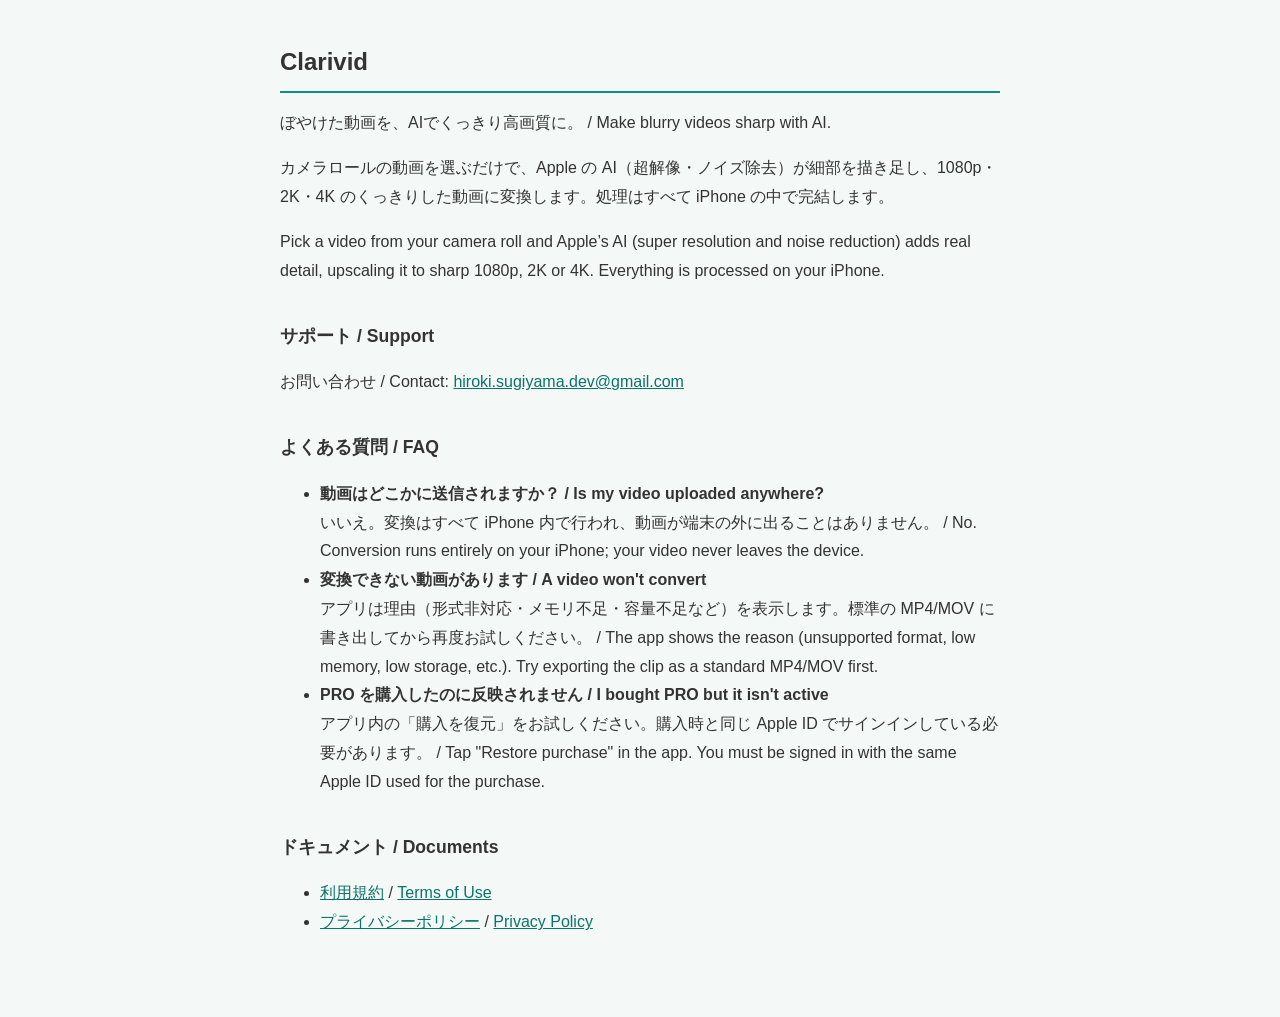
<file: index.html>
<!DOCTYPE html>
<html lang="ja">
<head>
  <meta charset="UTF-8">
  <meta name="viewport" content="width=device-width, initial-scale=1.0">
  <title>Clarivid - Support</title>
  <link rel="stylesheet" href="style.css">
</head>
<body>
  <h1>Clarivid</h1>
  <p>ぼやけた動画を、AIでくっきり高画質に。 / Make blurry videos sharp with AI.</p>
  <p>カメラロールの動画を選ぶだけで、Apple の AI（超解像・ノイズ除去）が細部を描き足し、1080p・2K・4K のくっきりした動画に変換します。処理はすべて iPhone の中で完結します。</p>
  <p>Pick a video from your camera roll and Apple’s AI (super resolution and noise reduction) adds real detail, upscaling it to sharp 1080p, 2K or 4K. Everything is processed on your iPhone.</p>

  <h2>サポート / Support</h2>
  <p>お問い合わせ / Contact: <a href="mailto:hiroki.sugiyama.dev@gmail.com">hiroki.sugiyama.dev@gmail.com</a></p>

  <h2>よくある質問 / FAQ</h2>
  <ul>
    <li><strong>動画はどこかに送信されますか？ / Is my video uploaded anywhere?</strong><br>
      いいえ。変換はすべて iPhone 内で行われ、動画が端末の外に出ることはありません。 / No. Conversion runs entirely on your iPhone; your video never leaves the device.</li>
    <li><strong>変換できない動画があります / A video won't convert</strong><br>
      アプリは理由（形式非対応・メモリ不足・容量不足など）を表示します。標準の MP4/MOV に書き出してから再度お試しください。 / The app shows the reason (unsupported format, low memory, low storage, etc.). Try exporting the clip as a standard MP4/MOV first.</li>
    <li><strong>PRO を購入したのに反映されません / I bought PRO but it isn't active</strong><br>
      アプリ内の「購入を復元」をお試しください。購入時と同じ Apple ID でサインインしている必要があります。 / Tap "Restore purchase" in the app. You must be signed in with the same Apple ID used for the purchase.</li>
  </ul>

  <h2>ドキュメント / Documents</h2>
  <ul>
    <li><a href="terms-ja.html">利用規約</a> / <a href="terms.html">Terms of Use</a></li>
    <li><a href="privacy-ja.html">プライバシーポリシー</a> / <a href="privacy.html">Privacy Policy</a></li>
  </ul>
</body>
</html>
</file>
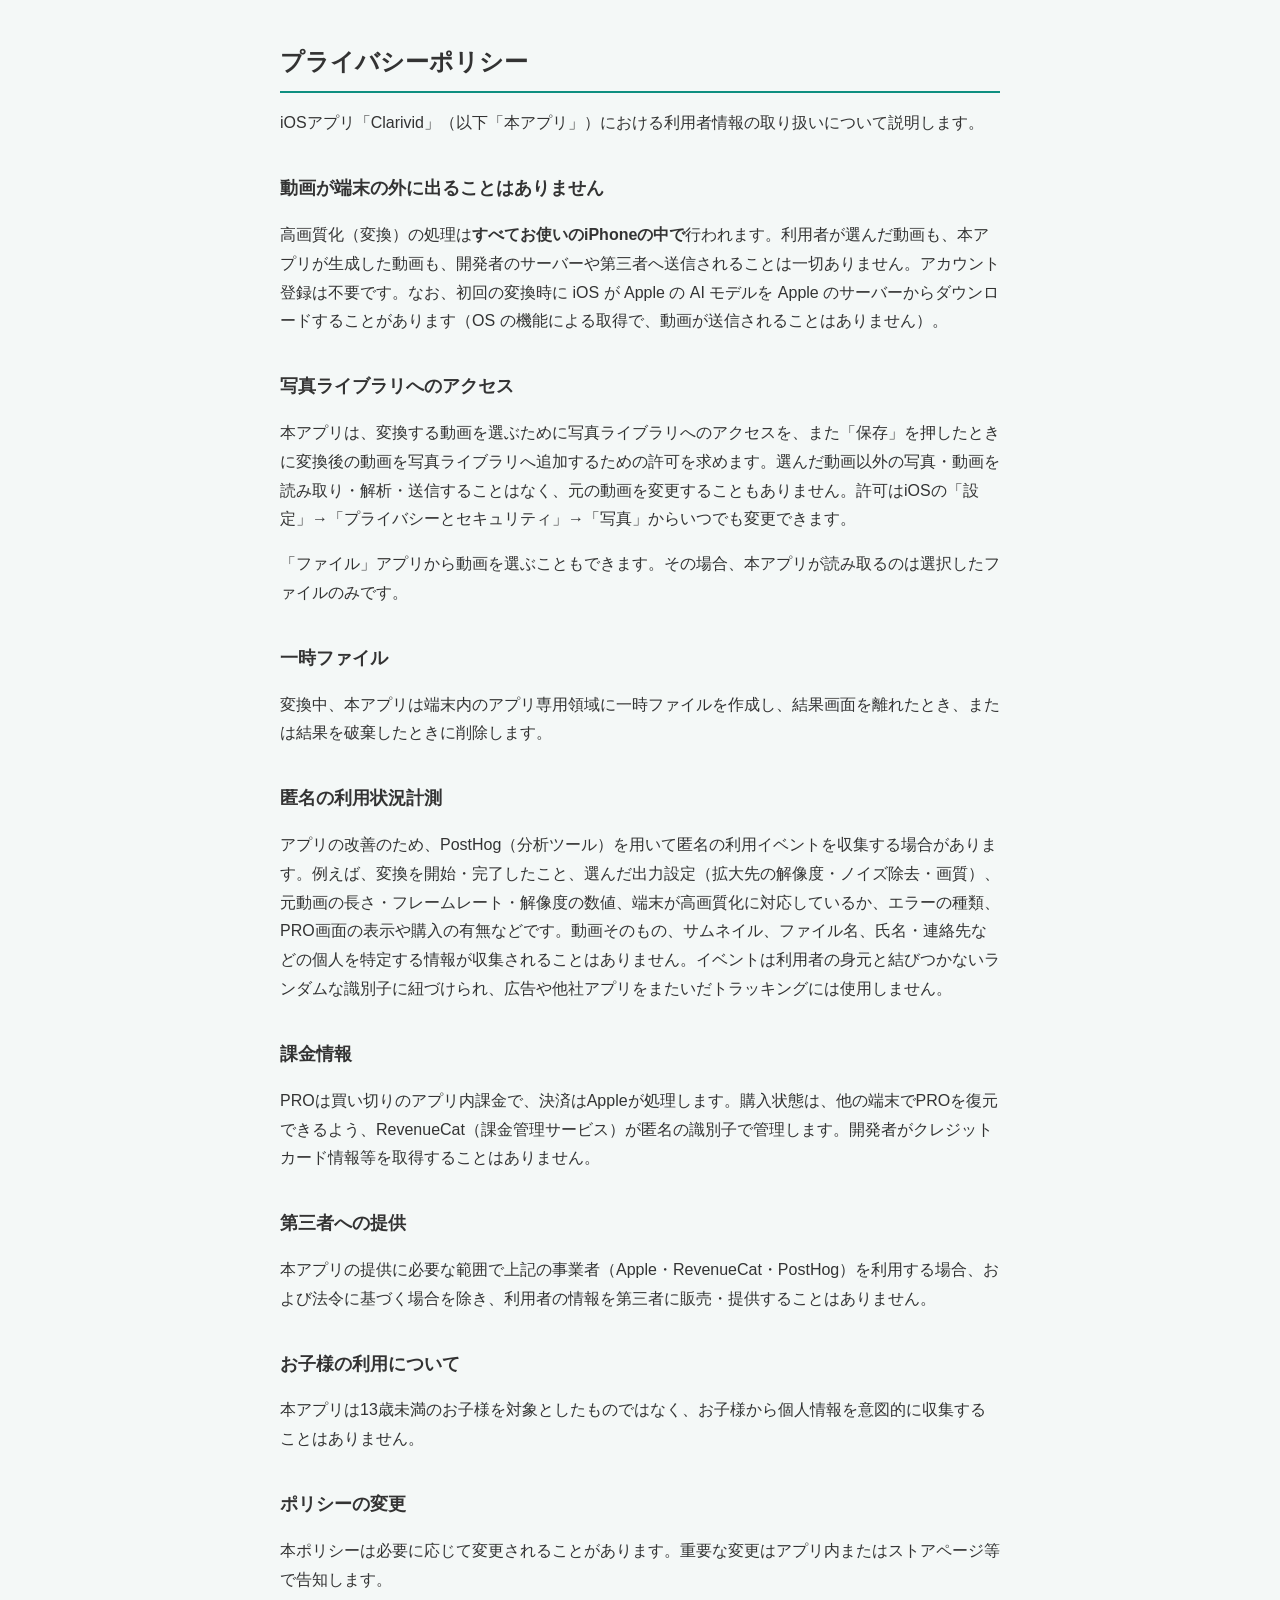
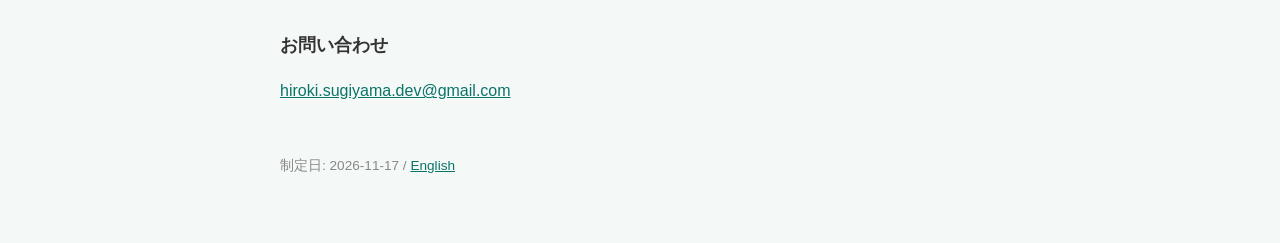
<file: privacy-ja.html>
<!DOCTYPE html>
<html lang="ja">
<head>
  <meta charset="UTF-8">
  <meta name="viewport" content="width=device-width, initial-scale=1.0">
  <title>プライバシーポリシー - Clarivid</title>
  <link rel="stylesheet" href="style.css">
</head>
<body>
  <h1>プライバシーポリシー</h1>
  <p>iOSアプリ「Clarivid」（以下「本アプリ」）における利用者情報の取り扱いについて説明します。</p>

  <h2>動画が端末の外に出ることはありません</h2>
  <p>高画質化（変換）の処理は<strong>すべてお使いのiPhoneの中で</strong>行われます。利用者が選んだ動画も、本アプリが生成した動画も、開発者のサーバーや第三者へ送信されることは一切ありません。アカウント登録は不要です。なお、初回の変換時に iOS が Apple の AI モデルを Apple のサーバーからダウンロードすることがあります（OS の機能による取得で、動画が送信されることはありません）。</p>

  <h2>写真ライブラリへのアクセス</h2>
  <p>本アプリは、変換する動画を選ぶために写真ライブラリへのアクセスを、また「保存」を押したときに変換後の動画を写真ライブラリへ追加するための許可を求めます。選んだ動画以外の写真・動画を読み取り・解析・送信することはなく、元の動画を変更することもありません。許可はiOSの「設定」→「プライバシーとセキュリティ」→「写真」からいつでも変更できます。</p>
  <p>「ファイル」アプリから動画を選ぶこともできます。その場合、本アプリが読み取るのは選択したファイルのみです。</p>

  <h2>一時ファイル</h2>
  <p>変換中、本アプリは端末内のアプリ専用領域に一時ファイルを作成し、結果画面を離れたとき、または結果を破棄したときに削除します。</p>

  <h2>匿名の利用状況計測</h2>
  <p>アプリの改善のため、PostHog（分析ツール）を用いて匿名の利用イベントを収集する場合があります。例えば、変換を開始・完了したこと、選んだ出力設定（拡大先の解像度・ノイズ除去・画質）、元動画の長さ・フレームレート・解像度の数値、端末が高画質化に対応しているか、エラーの種類、PRO画面の表示や購入の有無などです。動画そのもの、サムネイル、ファイル名、氏名・連絡先などの個人を特定する情報が収集されることはありません。イベントは利用者の身元と結びつかないランダムな識別子に紐づけられ、広告や他社アプリをまたいだトラッキングには使用しません。</p>

  <h2>課金情報</h2>
  <p>PROは買い切りのアプリ内課金で、決済はAppleが処理します。購入状態は、他の端末でPROを復元できるよう、RevenueCat（課金管理サービス）が匿名の識別子で管理します。開発者がクレジットカード情報等を取得することはありません。</p>

  <h2>第三者への提供</h2>
  <p>本アプリの提供に必要な範囲で上記の事業者（Apple・RevenueCat・PostHog）を利用する場合、および法令に基づく場合を除き、利用者の情報を第三者に販売・提供することはありません。</p>

  <h2>お子様の利用について</h2>
  <p>本アプリは13歳未満のお子様を対象としたものではなく、お子様から個人情報を意図的に収集することはありません。</p>

  <h2>ポリシーの変更</h2>
  <p>本ポリシーは必要に応じて変更されることがあります。重要な変更はアプリ内またはストアページ等で告知します。</p>

  <h2>お問い合わせ</h2>
  <p><a href="mailto:hiroki.sugiyama.dev@gmail.com">hiroki.sugiyama.dev@gmail.com</a></p>

  <footer>制定日: 2026-11-17 / <a href="privacy.html">English</a></footer>
</body>
</html>
</file>
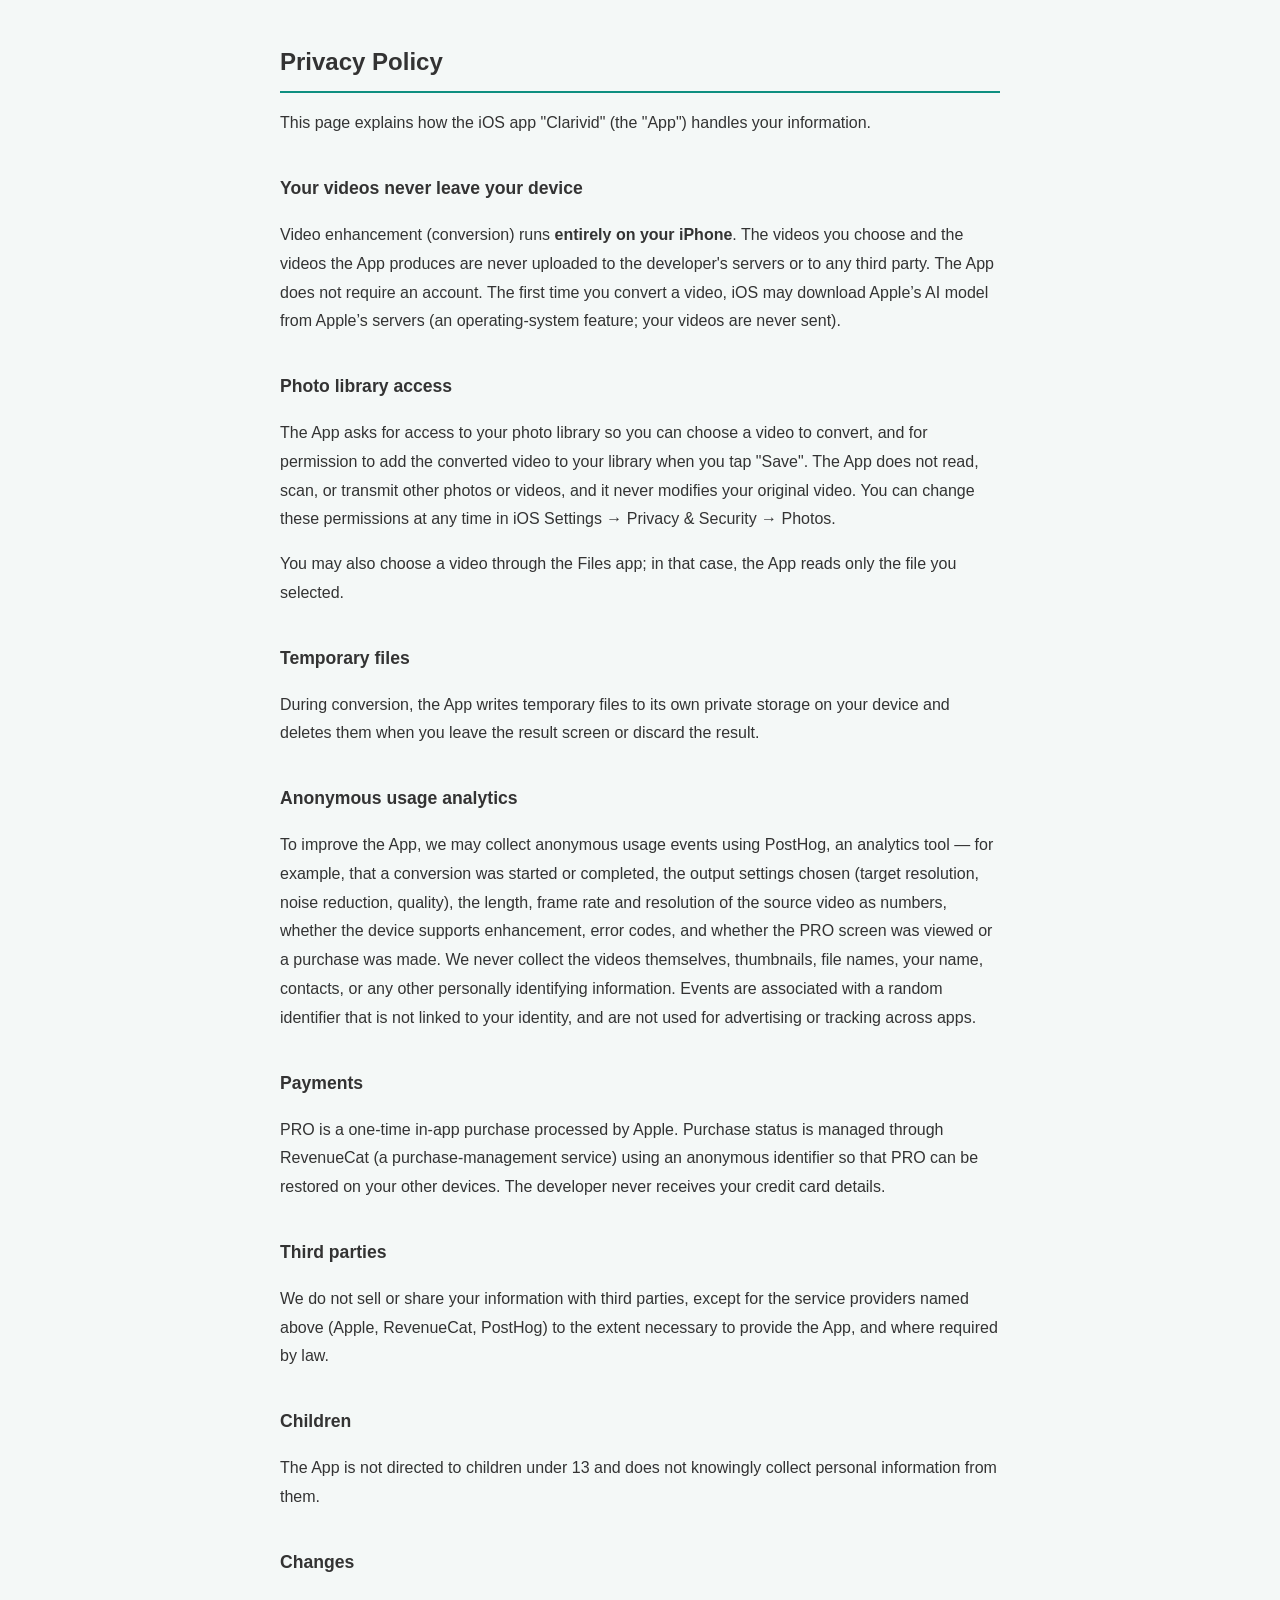
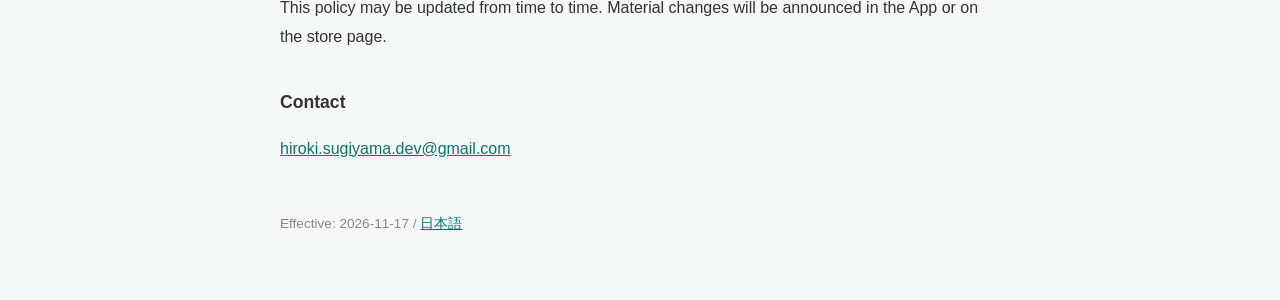
<file: privacy.html>
<!DOCTYPE html>
<html lang="en">
<head>
  <meta charset="UTF-8">
  <meta name="viewport" content="width=device-width, initial-scale=1.0">
  <title>Privacy Policy - Clarivid</title>
  <link rel="stylesheet" href="style.css">
</head>
<body>
  <h1>Privacy Policy</h1>
  <p>This page explains how the iOS app "Clarivid" (the "App") handles your information.</p>

  <h2>Your videos never leave your device</h2>
  <p>Video enhancement (conversion) runs <strong>entirely on your iPhone</strong>. The videos you choose and the videos the App produces are never uploaded to the developer's servers or to any third party. The App does not require an account. The first time you convert a video, iOS may download Apple’s AI model from Apple’s servers (an operating-system feature; your videos are never sent).</p>

  <h2>Photo library access</h2>
  <p>The App asks for access to your photo library so you can choose a video to convert, and for permission to add the converted video to your library when you tap "Save". The App does not read, scan, or transmit other photos or videos, and it never modifies your original video. You can change these permissions at any time in iOS Settings → Privacy &amp; Security → Photos.</p>
  <p>You may also choose a video through the Files app; in that case, the App reads only the file you selected.</p>

  <h2>Temporary files</h2>
  <p>During conversion, the App writes temporary files to its own private storage on your device and deletes them when you leave the result screen or discard the result.</p>

  <h2>Anonymous usage analytics</h2>
  <p>To improve the App, we may collect anonymous usage events using PostHog, an analytics tool — for example, that a conversion was started or completed, the output settings chosen (target resolution, noise reduction, quality), the length, frame rate and resolution of the source video as numbers, whether the device supports enhancement, error codes, and whether the PRO screen was viewed or a purchase was made. We never collect the videos themselves, thumbnails, file names, your name, contacts, or any other personally identifying information. Events are associated with a random identifier that is not linked to your identity, and are not used for advertising or tracking across apps.</p>

  <h2>Payments</h2>
  <p>PRO is a one-time in-app purchase processed by Apple. Purchase status is managed through RevenueCat (a purchase-management service) using an anonymous identifier so that PRO can be restored on your other devices. The developer never receives your credit card details.</p>

  <h2>Third parties</h2>
  <p>We do not sell or share your information with third parties, except for the service providers named above (Apple, RevenueCat, PostHog) to the extent necessary to provide the App, and where required by law.</p>

  <h2>Children</h2>
  <p>The App is not directed to children under 13 and does not knowingly collect personal information from them.</p>

  <h2>Changes</h2>
  <p>This policy may be updated from time to time. Material changes will be announced in the App or on the store page.</p>

  <h2>Contact</h2>
  <p><a href="mailto:hiroki.sugiyama.dev@gmail.com">hiroki.sugiyama.dev@gmail.com</a></p>

  <footer>Effective: 2026-11-17 / <a href="privacy-ja.html">日本語</a></footer>
</body>
</html>
</file>
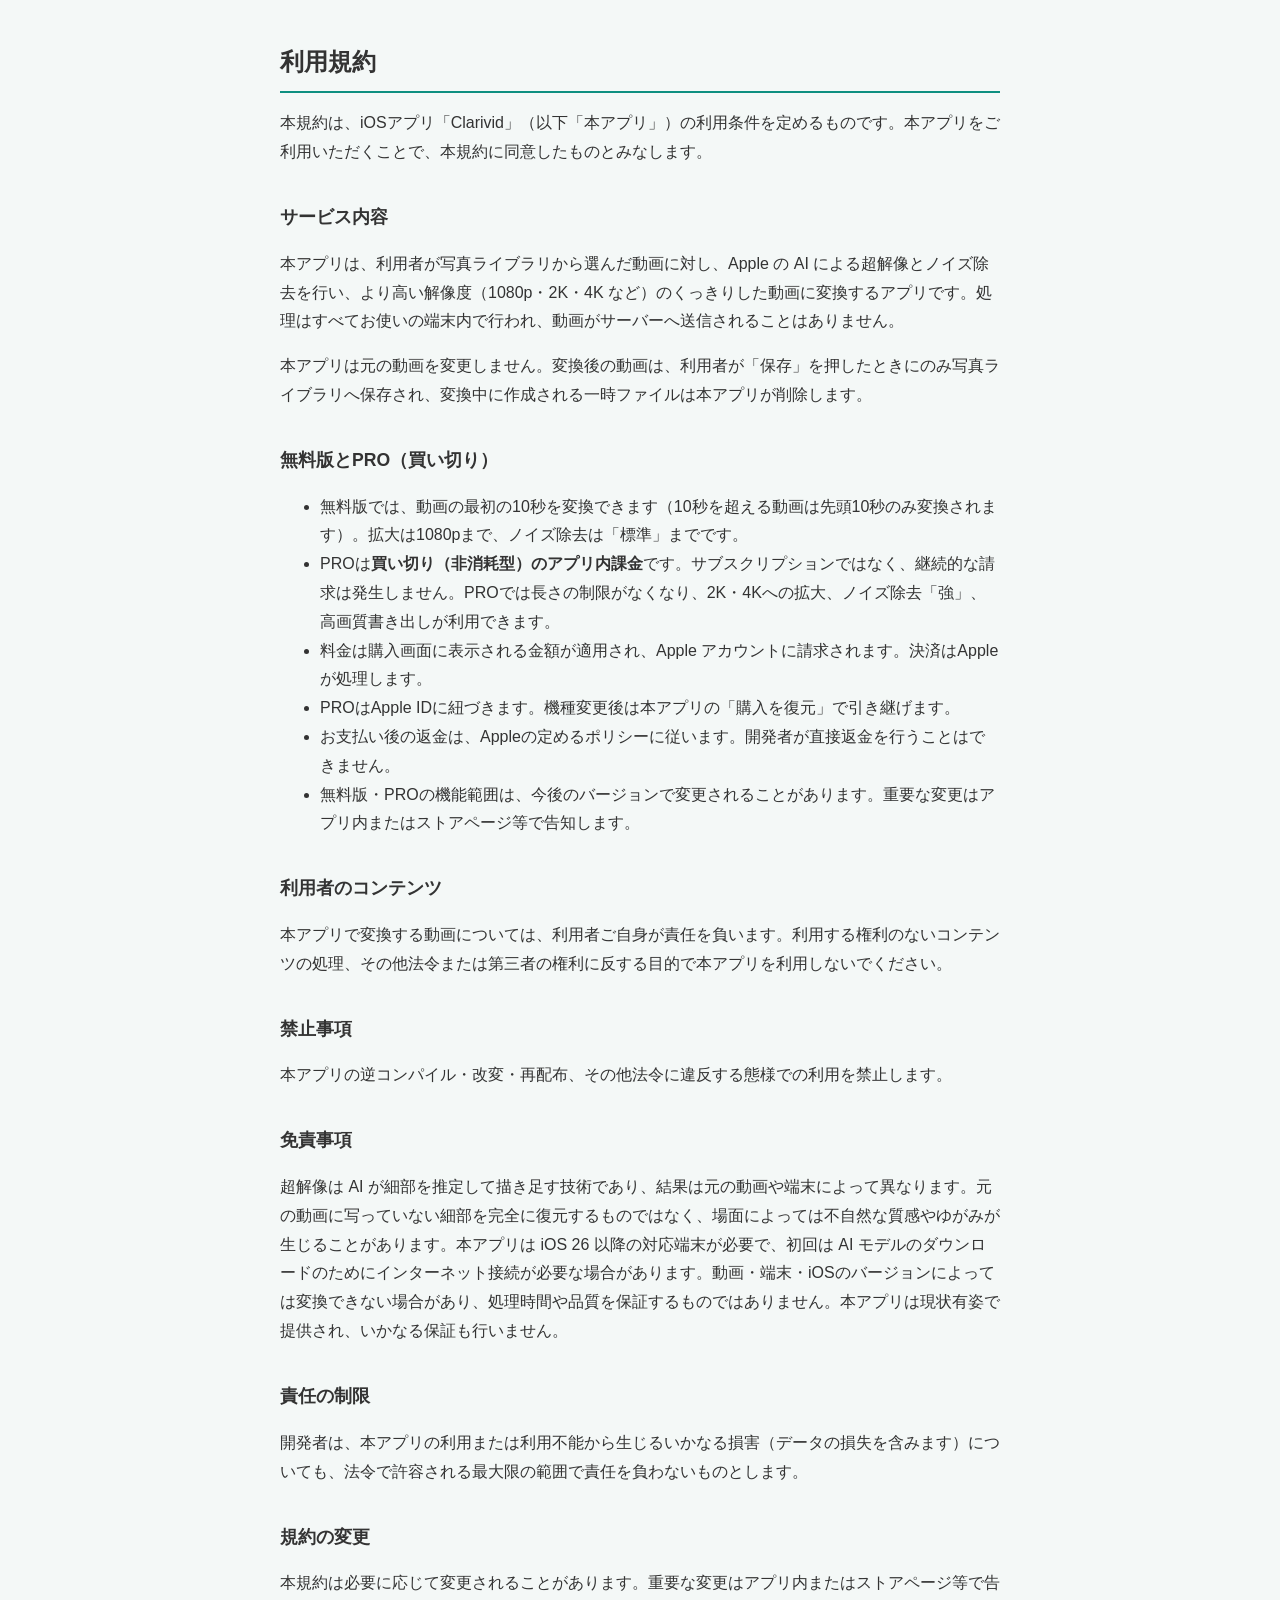
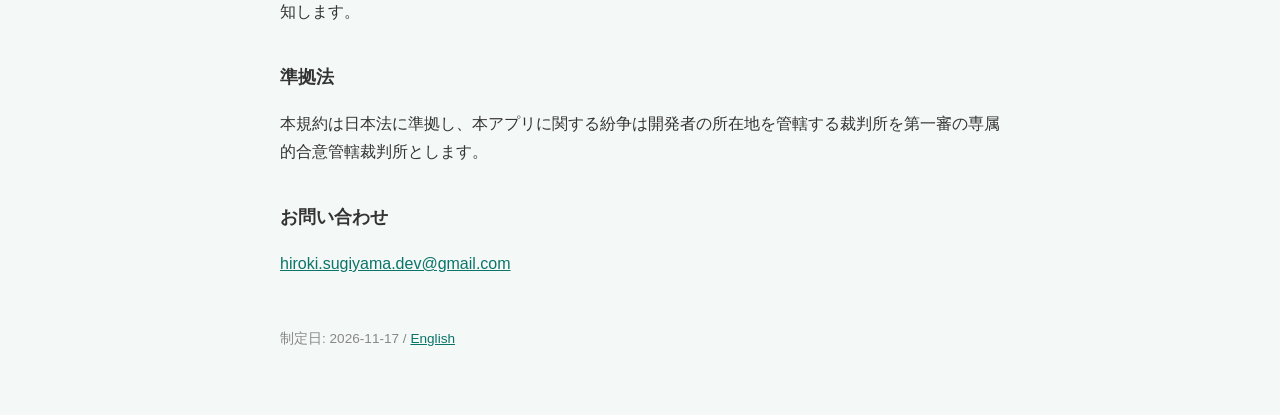
<file: terms-ja.html>
<!DOCTYPE html>
<html lang="ja">
<head>
  <meta charset="UTF-8">
  <meta name="viewport" content="width=device-width, initial-scale=1.0">
  <title>利用規約 - Clarivid</title>
  <link rel="stylesheet" href="style.css">
</head>
<body>
  <h1>利用規約</h1>
  <p>本規約は、iOSアプリ「Clarivid」（以下「本アプリ」）の利用条件を定めるものです。本アプリをご利用いただくことで、本規約に同意したものとみなします。</p>

  <h2>サービス内容</h2>
  <p>本アプリは、利用者が写真ライブラリから選んだ動画に対し、Apple の AI による超解像とノイズ除去を行い、より高い解像度（1080p・2K・4K など）のくっきりした動画に変換するアプリです。処理はすべてお使いの端末内で行われ、動画がサーバーへ送信されることはありません。</p>
  <p>本アプリは元の動画を変更しません。変換後の動画は、利用者が「保存」を押したときにのみ写真ライブラリへ保存され、変換中に作成される一時ファイルは本アプリが削除します。</p>

  <h2>無料版とPRO（買い切り）</h2>
  <ul>
    <li>無料版では、動画の最初の10秒を変換できます（10秒を超える動画は先頭10秒のみ変換されます）。拡大は1080pまで、ノイズ除去は「標準」までです。</li>
    <li>PROは<strong>買い切り（非消耗型）のアプリ内課金</strong>です。サブスクリプションではなく、継続的な請求は発生しません。PROでは長さの制限がなくなり、2K・4Kへの拡大、ノイズ除去「強」、高画質書き出しが利用できます。</li>
    <li>料金は購入画面に表示される金額が適用され、Apple アカウントに請求されます。決済はAppleが処理します。</li>
    <li>PROはApple IDに紐づきます。機種変更後は本アプリの「購入を復元」で引き継げます。</li>
    <li>お支払い後の返金は、Appleの定めるポリシーに従います。開発者が直接返金を行うことはできません。</li>
    <li>無料版・PROの機能範囲は、今後のバージョンで変更されることがあります。重要な変更はアプリ内またはストアページ等で告知します。</li>
  </ul>

  <h2>利用者のコンテンツ</h2>
  <p>本アプリで変換する動画については、利用者ご自身が責任を負います。利用する権利のないコンテンツの処理、その他法令または第三者の権利に反する目的で本アプリを利用しないでください。</p>

  <h2>禁止事項</h2>
  <p>本アプリの逆コンパイル・改変・再配布、その他法令に違反する態様での利用を禁止します。</p>

  <h2>免責事項</h2>
  <p>超解像は AI が細部を推定して描き足す技術であり、結果は元の動画や端末によって異なります。元の動画に写っていない細部を完全に復元するものではなく、場面によっては不自然な質感やゆがみが生じることがあります。本アプリは iOS 26 以降の対応端末が必要で、初回は AI モデルのダウンロードのためにインターネット接続が必要な場合があります。動画・端末・iOSのバージョンによっては変換できない場合があり、処理時間や品質を保証するものではありません。本アプリは現状有姿で提供され、いかなる保証も行いません。</p>

  <h2>責任の制限</h2>
  <p>開発者は、本アプリの利用または利用不能から生じるいかなる損害（データの損失を含みます）についても、法令で許容される最大限の範囲で責任を負わないものとします。</p>

  <h2>規約の変更</h2>
  <p>本規約は必要に応じて変更されることがあります。重要な変更はアプリ内またはストアページ等で告知します。</p>

  <h2>準拠法</h2>
  <p>本規約は日本法に準拠し、本アプリに関する紛争は開発者の所在地を管轄する裁判所を第一審の専属的合意管轄裁判所とします。</p>

  <h2>お問い合わせ</h2>
  <p><a href="mailto:hiroki.sugiyama.dev@gmail.com">hiroki.sugiyama.dev@gmail.com</a></p>

  <footer>制定日: 2026-11-17 / <a href="terms.html">English</a></footer>
</body>
</html>
</file>
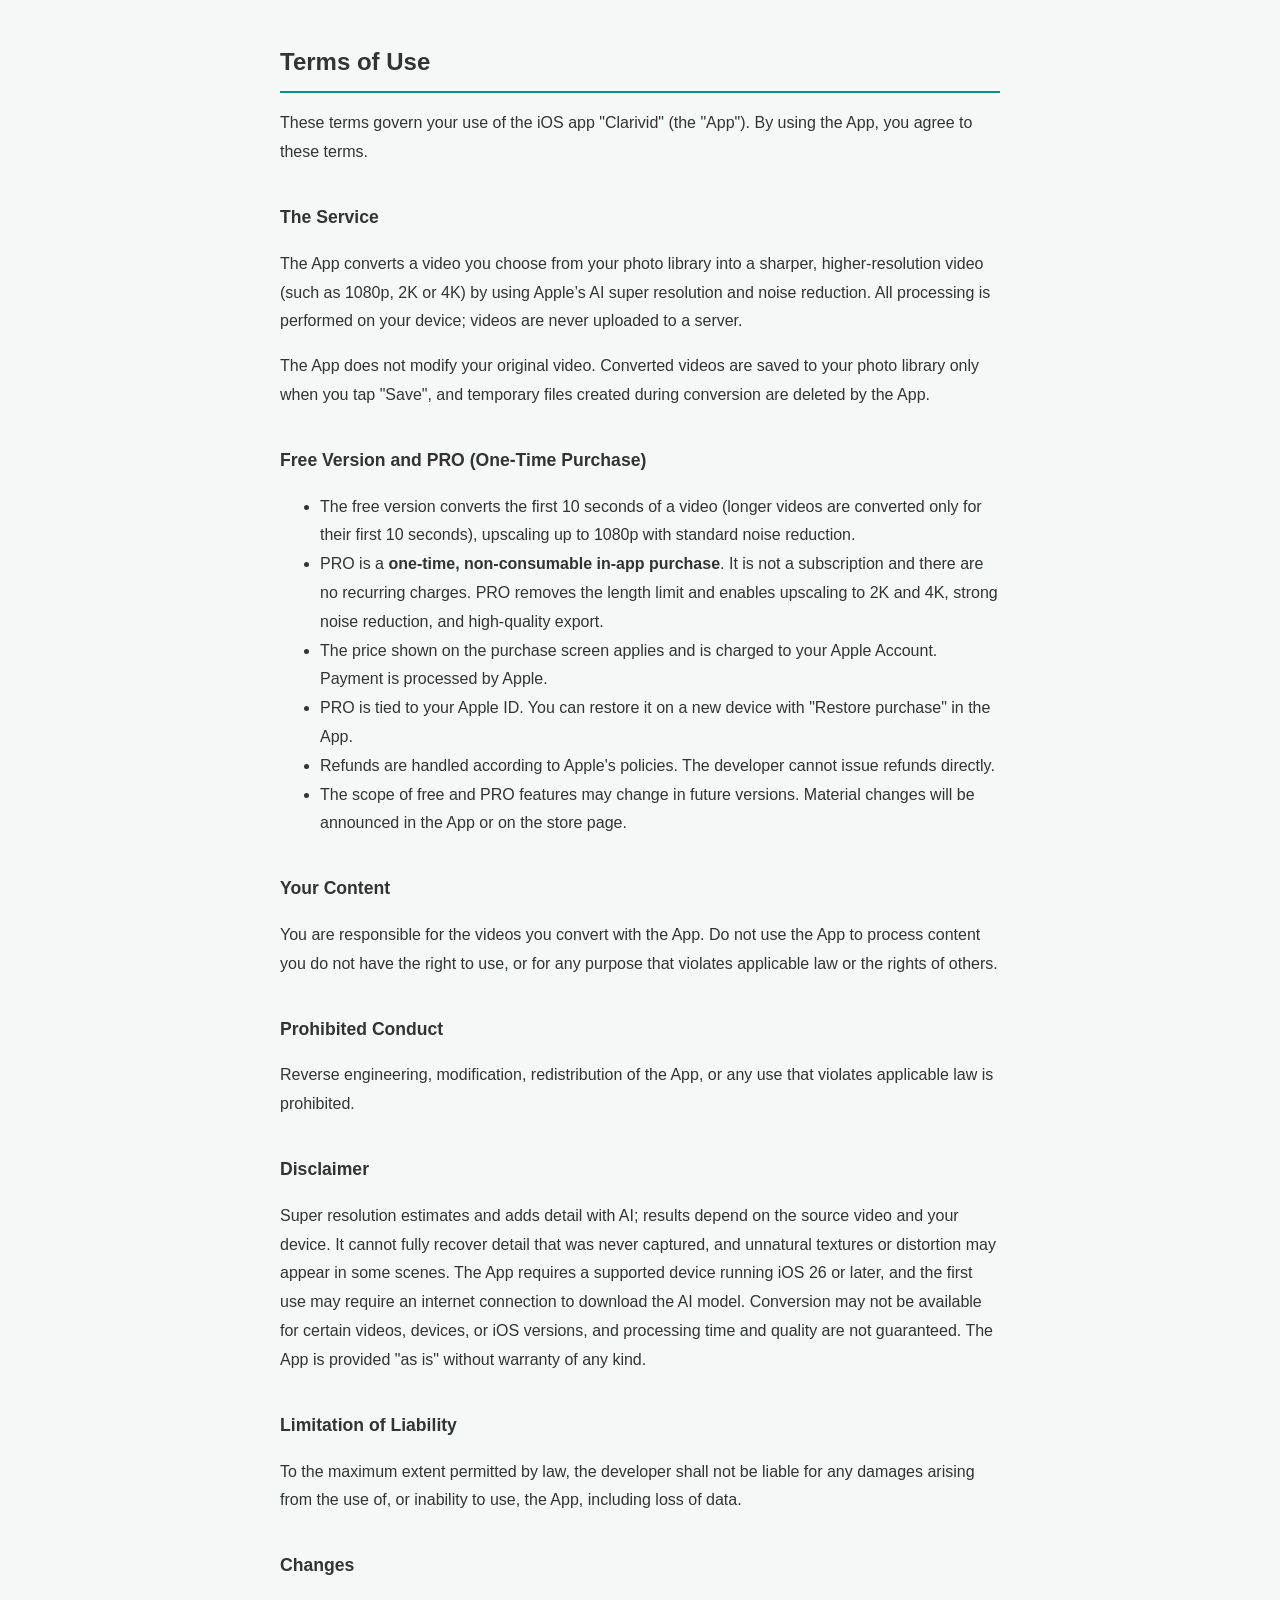
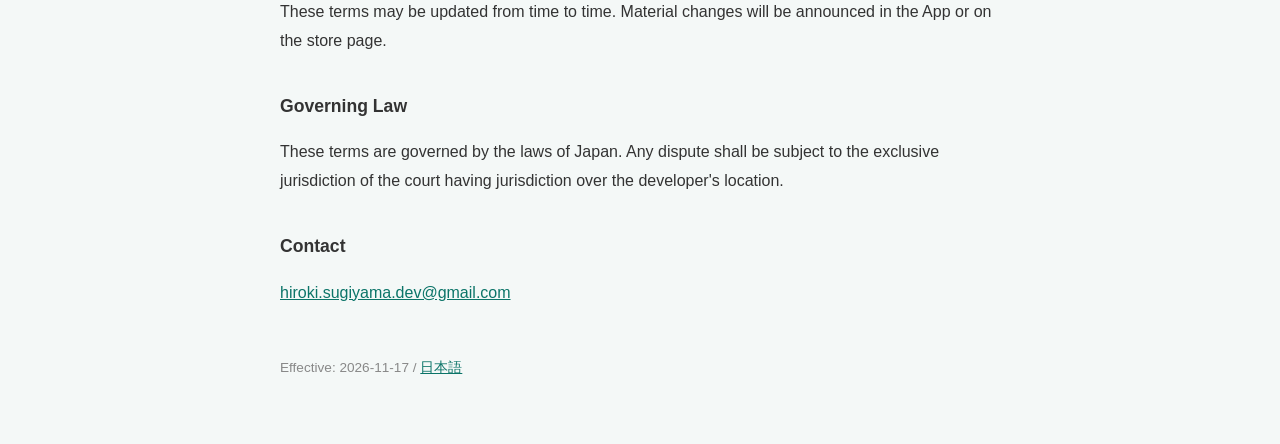
<file: terms.html>
<!DOCTYPE html>
<html lang="en">
<head>
  <meta charset="UTF-8">
  <meta name="viewport" content="width=device-width, initial-scale=1.0">
  <title>Terms of Use - Clarivid</title>
  <link rel="stylesheet" href="style.css">
</head>
<body>
  <h1>Terms of Use</h1>
  <p>These terms govern your use of the iOS app "Clarivid" (the "App"). By using the App, you agree to these terms.</p>

  <h2>The Service</h2>
  <p>The App converts a video you choose from your photo library into a sharper, higher-resolution video (such as 1080p, 2K or 4K) by using Apple’s AI super resolution and noise reduction. All processing is performed on your device; videos are never uploaded to a server.</p>
  <p>The App does not modify your original video. Converted videos are saved to your photo library only when you tap "Save", and temporary files created during conversion are deleted by the App.</p>

  <h2>Free Version and PRO (One-Time Purchase)</h2>
  <ul>
    <li>The free version converts the first 10 seconds of a video (longer videos are converted only for their first 10 seconds), upscaling up to 1080p with standard noise reduction.</li>
    <li>PRO is a <strong>one-time, non-consumable in-app purchase</strong>. It is not a subscription and there are no recurring charges. PRO removes the length limit and enables upscaling to 2K and 4K, strong noise reduction, and high-quality export.</li>
    <li>The price shown on the purchase screen applies and is charged to your Apple Account. Payment is processed by Apple.</li>
    <li>PRO is tied to your Apple ID. You can restore it on a new device with "Restore purchase" in the App.</li>
    <li>Refunds are handled according to Apple's policies. The developer cannot issue refunds directly.</li>
    <li>The scope of free and PRO features may change in future versions. Material changes will be announced in the App or on the store page.</li>
  </ul>

  <h2>Your Content</h2>
  <p>You are responsible for the videos you convert with the App. Do not use the App to process content you do not have the right to use, or for any purpose that violates applicable law or the rights of others.</p>

  <h2>Prohibited Conduct</h2>
  <p>Reverse engineering, modification, redistribution of the App, or any use that violates applicable law is prohibited.</p>

  <h2>Disclaimer</h2>
  <p>Super resolution estimates and adds detail with AI; results depend on the source video and your device. It cannot fully recover detail that was never captured, and unnatural textures or distortion may appear in some scenes. The App requires a supported device running iOS 26 or later, and the first use may require an internet connection to download the AI model. Conversion may not be available for certain videos, devices, or iOS versions, and processing time and quality are not guaranteed. The App is provided "as is" without warranty of any kind.</p>

  <h2>Limitation of Liability</h2>
  <p>To the maximum extent permitted by law, the developer shall not be liable for any damages arising from the use of, or inability to use, the App, including loss of data.</p>

  <h2>Changes</h2>
  <p>These terms may be updated from time to time. Material changes will be announced in the App or on the store page.</p>

  <h2>Governing Law</h2>
  <p>These terms are governed by the laws of Japan. Any dispute shall be subject to the exclusive jurisdiction of the court having jurisdiction over the developer's location.</p>

  <h2>Contact</h2>
  <p><a href="mailto:hiroki.sugiyama.dev@gmail.com">hiroki.sugiyama.dev@gmail.com</a></p>

  <footer>Effective: 2026-11-17 / <a href="terms-ja.html">日本語</a></footer>
</body>
</html>
</file>
<file: style.css>
/* Clarivid 法務ページ共通スタイル（シンプルな静的CSS。色はアプリのティールに合わせる） */
body {
  font-family: -apple-system, BlinkMacSystemFont, "Hiragino Sans", "Segoe UI", sans-serif;
  max-width: 720px;
  margin: 0 auto;
  padding: 24px 20px 64px;
  color: #333;
  line-height: 1.8;
  background: #f4f8f7;
}
h1 {
  font-size: 1.5rem;
  border-bottom: 2px solid #0E8F80;
  padding-bottom: 8px;
}
h2 {
  font-size: 1.1rem;
  margin-top: 2em;
}
a {
  color: #0B7468;
}
footer {
  margin-top: 48px;
  font-size: 0.85rem;
  color: #888;
}
</file>
